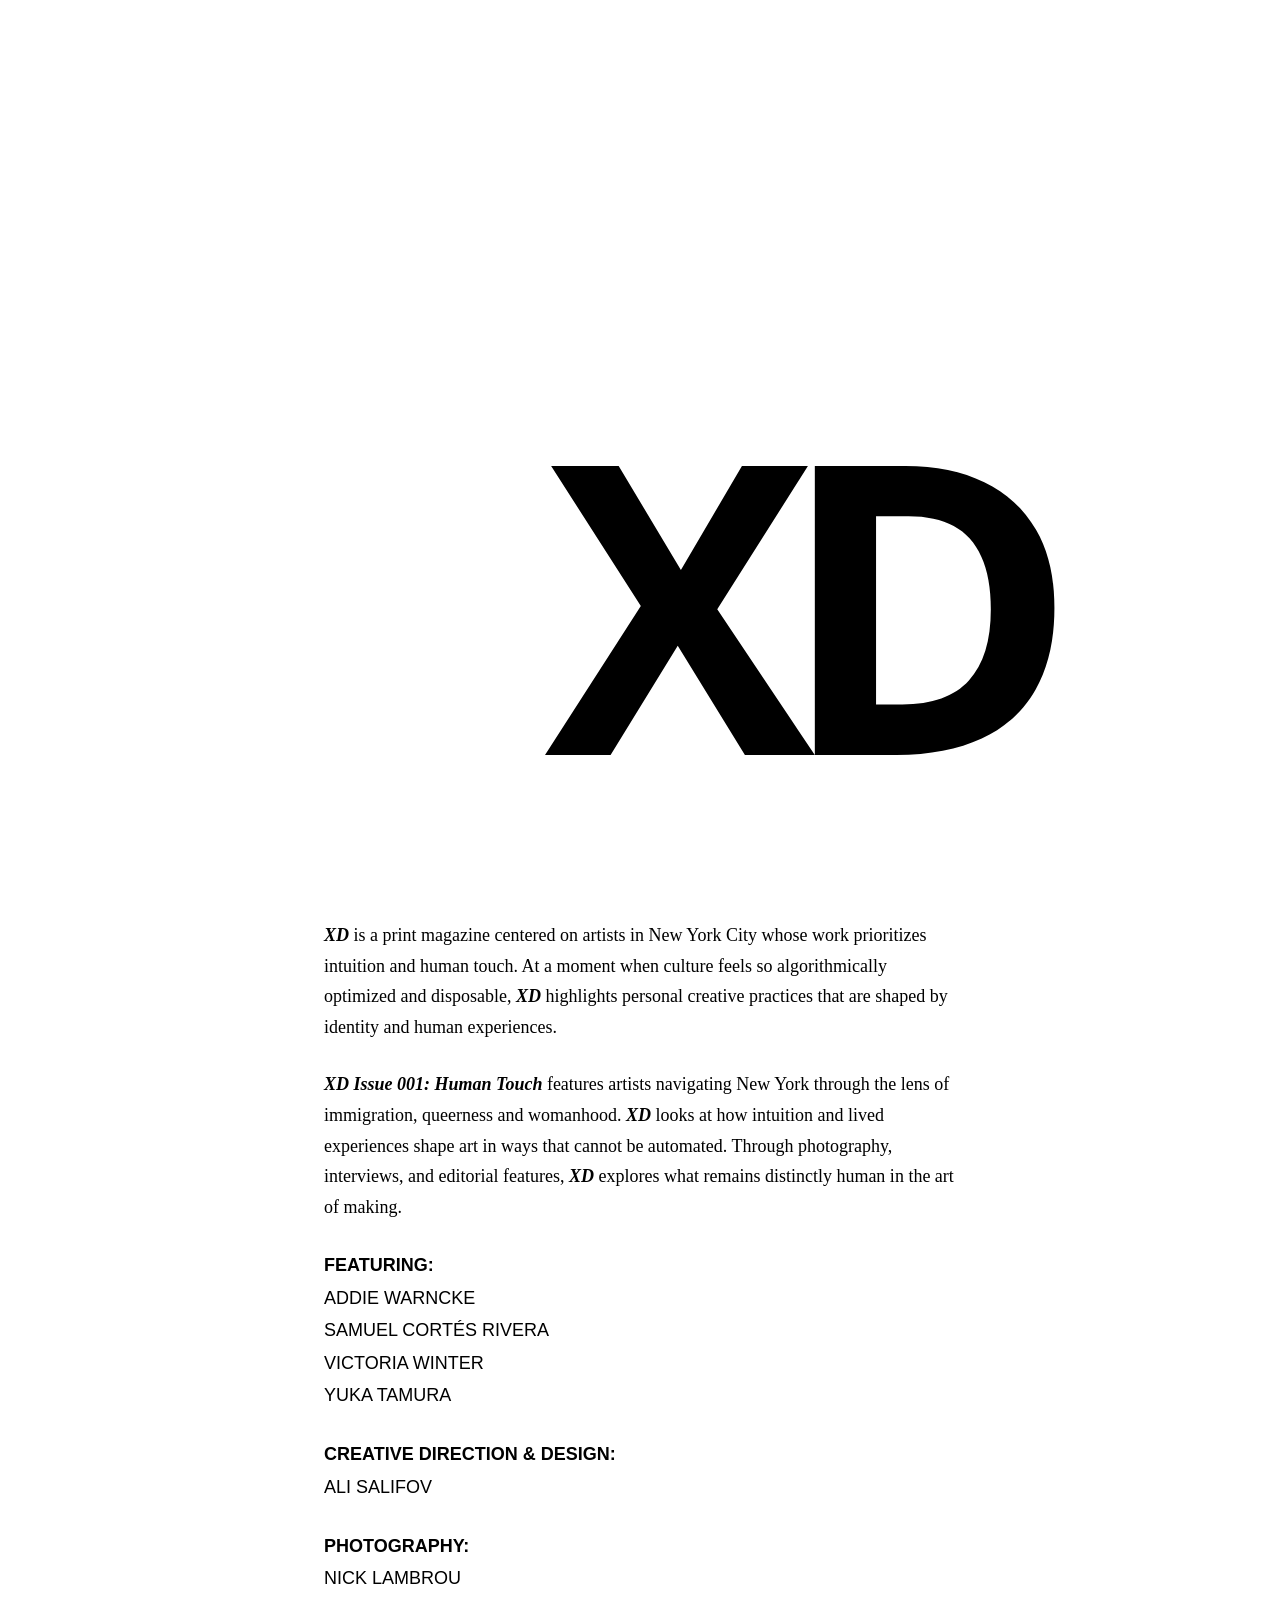
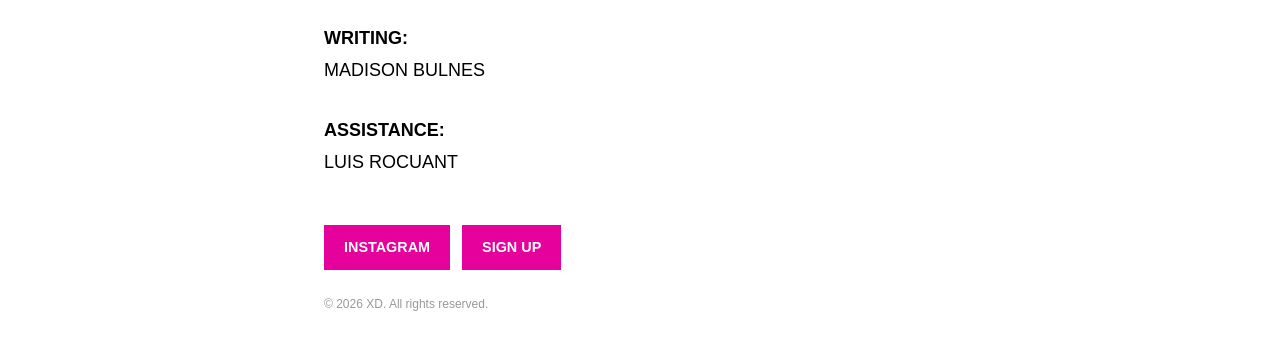
<file: index.html>
<!DOCTYPE html>
<html lang="en">
  <head>
    <meta charset="UTF-8" />
    <meta name="viewport" content="width=device-width, initial-scale=1.0" />
    <title>XD Magazine by Ali Salifov</title>
    <meta
      name="description"
      content="XD Magazine is an independent New York print magazine by Ali Salifov featuring contemporary artists, photography, and editorial stories centered on human touch and identity."
    />
    <meta name="author" content="Ali Salifov" />
    <meta name="robots" content="index, follow, max-image-preview:large" />
    <link rel="canonical" href="https://xdmag.com/" />

    <meta property="og:type" content="website" />
    <meta property="og:site_name" content="XD Magazine" />
    <meta property="og:title" content="XD Magazine by Ali Salifov" />
    <meta
      property="og:description"
      content="Independent New York print magazine by Ali Salifov focused on artists, photography, and human-centered creative practice."
    />
    <meta property="og:url" content="https://xdmag.com/" />
    <meta property="og:image" content="https://xdmag.com/assets/XD.svg" />

    <meta name="twitter:card" content="summary_large_image" />
    <meta name="twitter:title" content="XD Mag by Ali Salifov" />
    <meta
      name="twitter:description"
      content="Independent New York print magazine by Ali Salifov focused on artists, photography, and human-centered creative practice."
    />
    <meta name="twitter:image" content="https://xdmag.com/assets/XD.svg" />

    <script type="application/ld+json">
      {
        "@context": "https://schema.org",
        "@graph": [
          {
            "@type": "WebSite",
            "name": "XD Mag",
            "url": "https://xdmag.com/",
            "publisher": {
              "@id": "https://xdmag.com/#organization"
            }
          },
          {
            "@type": "Organization",
            "@id": "https://xdmag.com/#organization",
            "name": "XD Mag",
            "url": "https://xdmag.com/",
            "founder": {
              "@id": "https://xdmag.com/#person"
            },
            "sameAs": ["https://instagram.com/xdmagnyc"]
          },
          {
            "@type": "Person",
            "@id": "https://xdmag.com/#person",
            "name": "Ali Salifov",
            "jobTitle": "Creative Director and Designer",
            "worksFor": {
              "@id": "https://xdmag.com/#organization"
            }
          }
        ]
      }
    </script>
    <link rel="stylesheet" href="styles.css" />
    <script src="bounce.js" defer></script>
  </head>
  <body>
    <header class="page" aria-label="XD Mag header">
      <h1 class="sr-only">XD Mag by Ali Salifov</h1>
      <img
        class="xd"
        src="assets/XD.svg"
        width="162"
        height="92"
        alt="XD Mag logo"
        decoding="async"
      />
    </header>

    <main class="about" id="content">
      <article>
        <p><strong><em>XD</em></strong> is a print magazine centered on artists in New York City whose work prioritizes intuition and human touch. At a moment when culture feels so algorithmically optimized and disposable, <strong><em>XD</em></strong> highlights personal creative practices that are shaped by identity and human experiences.</p>

        <p><strong><em>XD Issue 001: Human Touch</em></strong> features artists navigating New York through the lens of immigration, queerness and womanhood. <strong><em>XD</em></strong> looks at how intuition and lived experiences shape art in ways that cannot be automated. Through photography, interviews, and editorial features, <strong><em>XD</em></strong> explores what remains distinctly human in the art of making.</p>

        <section class="credits" aria-labelledby="credits-title">
          <h2 id="credits-title" class="sr-only">Contributors</h2>
          <p>
            <strong>Featuring:</strong><br />
            Addie Warncke<br />
            Samuel Cortés Rivera<br />
            Victoria Winter<br />
            Yuka Tamura
          </p>
          <p>
            <strong>Creative Direction &amp; Design:</strong><br />
            Ali Salifov
          </p>
          <p>
            <strong>Photography:</strong><br />
            Nick Lambrou
          </p>
          <p>
            <strong>Writing:</strong><br />
            Madison Bulnes
          </p>
          <p>
            <strong>Assistance:</strong><br />
            Luis Rocuant
          </p>
        </section>
      </article>

      <nav class="footer" aria-label="Primary links">
        <a class="btn" href="https://instagram.com/xdmagnyc" target="_blank" rel="noopener noreferrer">Instagram</a>
        <a class="btn" href="signup/">Sign Up</a>
      </nav>

      <footer>
        <p class="copyright">&copy; 2026 XD. All rights reserved.</p>
      </footer>
    </main>
  </body>
</html>
</file>
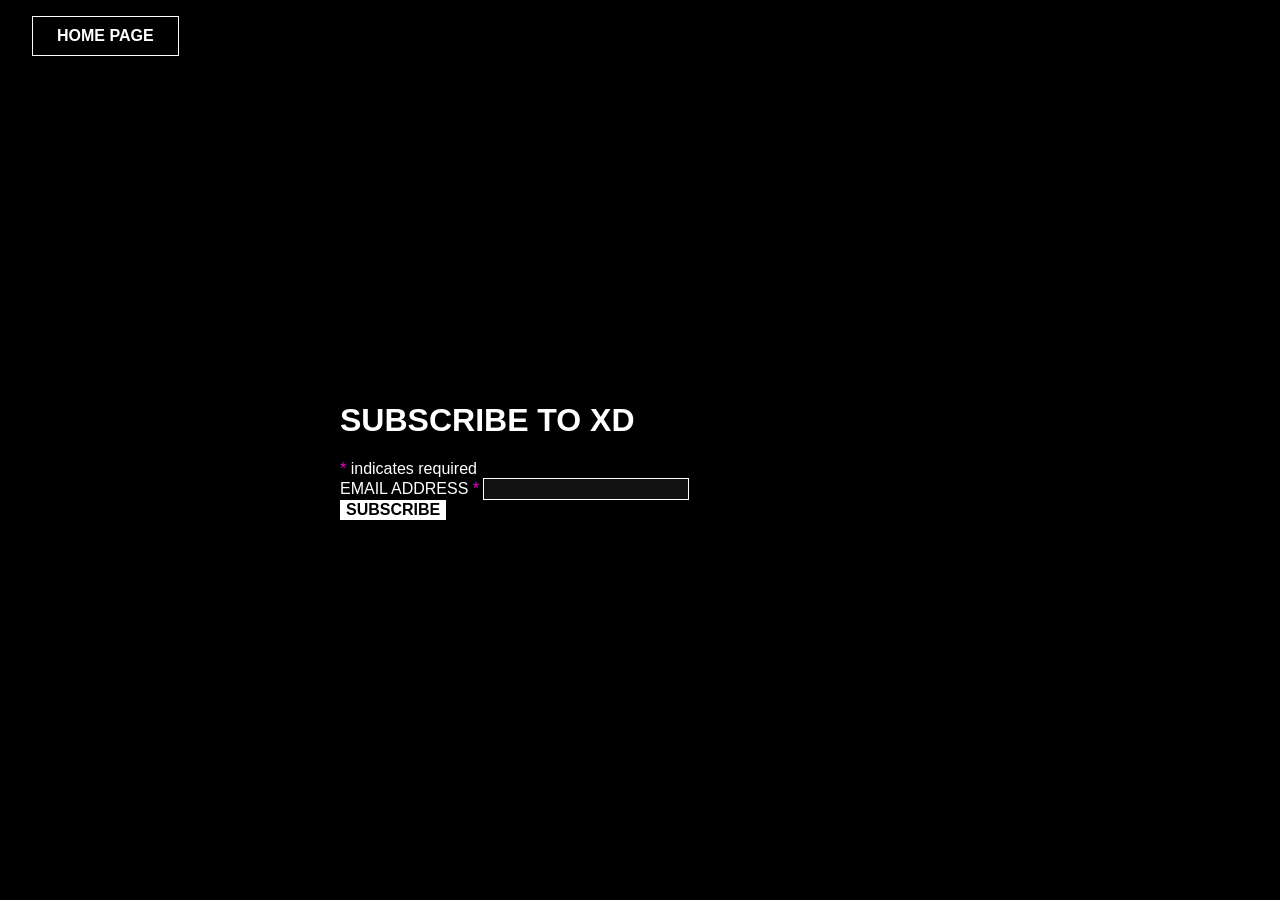
<file: signup/index.html>
<!DOCTYPE html>
<html lang="en">
  <head>
    <meta charset="UTF-8" />
    <meta name="viewport" content="width=device-width, initial-scale=1.0" />
    <title>Sign Up – XD</title>
    <meta
      name="description"
      content="Subscribe to XD Mag, the independent New York print magazine by Ali Salifov."
    />
    <meta name="robots" content="noindex, follow" />
    <link rel="canonical" href="https://xdmag.com/signup/" />
    <link href="//cdn-images.mailchimp.com/embedcode/classic-061523.css" rel="stylesheet" type="text/css">
    <link rel="stylesheet" href="styles.css">
  </head>
  <body>
    <main id="mc_embed_shell" aria-labelledby="signup-title">
      <div id="mc_embed_signup">
        <form action="https://xdmag.us5.list-manage.com/subscribe/post?u=563d0edf7ad081582cc41c2c1&amp;id=2045e03e00&amp;f_id=008ef6e0f0" method="post" id="mc-embedded-subscribe-form" name="mc-embedded-subscribe-form" class="validate" target="_blank">
          <div id="mc_embed_signup_scroll">
            <h1 id="signup-title">Subscribe to XD</h1>
            <div class="indicates-required"><span class="asterisk">*</span> indicates required</div>
            <div class="mc-field-group">
              <label for="mce-EMAIL">Email Address <span class="asterisk">*</span></label>
              <input type="email" name="EMAIL" class="required email" id="mce-EMAIL" required="" value="">
            </div>
            <div id="mce-responses" class="clear">
              <div class="response" id="mce-error-response" style="display: none;"></div>
              <div class="response" id="mce-success-response" style="display: none;"></div>
            </div>
            <div aria-hidden="true" style="position: absolute; left: -5000px;">
              <input type="text" name="b_563d0edf7ad081582cc41c2c1_2045e03e00" tabindex="-1" value="">
            </div>
            <div class="clear">
              <input type="submit" name="subscribe" id="mc-embedded-subscribe" class="button" value="Subscribe">
            </div>
          </div>
        </form>
      </div>

      <div id="thank-you-message">
        Thank you for signing up.
      </div>

    </main>

    <nav id="home-link-wrap" aria-label="Back to main site">
      <a href="/" id="home-link">Home Page</a>
    </nav>

    <script type="text/javascript" src="//s3.amazonaws.com/downloads.mailchimp.com/js/mc-validate.js"></script>
    <script src="signup.js" defer></script>
  </body>
</html>
</file>
<file: styles.css>
* {
  box-sizing: border-box;
}

html,
body {
  margin: 0;
  padding: 0;
}

body {
  min-height: 100vh;
  min-height: 100dvh;
  background: #fff;
}

.page {
  margin: 0;
  padding: 0;
  width: 100%;
  min-height: 100vh;
  min-height: 100svh;
}

.xd {
  display: block;
  position: fixed;
  left: 0;
  top: 0;
  width: 40vw;
  max-width: 100%;
  max-height: 40vh;
  max-height: 40dvh;
  height: auto;
  visibility: hidden;
}

.xd.xd--ready {
  visibility: visible;
}

.about {
  position: relative;
  background: #fff;
  color: #000;
  font-family: "Times New Roman", Times, serif;
  font-size: 1.125rem;
  line-height: 1.7;
  max-width: 680px;
  margin: 0 auto;
  padding: 20px 24px 32px;
}

.about p {
  margin: 0 0 1.5em;
}

.about h2 {
  margin: 0 0 0.6em;
  font-size: 1.3rem;
  line-height: 1.3;
}

.about p:last-child {
  margin-bottom: 0;
}

.sr-only {
  position: absolute;
  width: 1px;
  height: 1px;
  padding: 0;
  margin: -1px;
  overflow: hidden;
  clip: rect(0, 0, 0, 0);
  white-space: nowrap;
  border: 0;
}

.credits {
  font-family: "Helvetica Neue", Helvetica, Arial, sans-serif;
  font-size: 1.125rem;
  line-height: 1.8;
  text-transform: uppercase;
  margin-bottom: 1.5em;
}

.credits strong {
  font-weight: 700;
}

.copyright {
  font-family: "Helvetica Neue", Helvetica, Arial, sans-serif;
  font-size: 0.75rem;
  color: #999;
  margin: 0;
}

.footer {
  display: flex;
  gap: 12px;
  padding: 20px 0 0;
  margin-bottom: 24px;
}

.btn {
  display: inline-block;
  background: #e6009c;
  color: #fff;
  font-family: "Helvetica Neue", Helvetica, Arial, sans-serif;
  font-weight: 700;
  font-size: 0.9rem;
  text-transform: uppercase;
  text-decoration: none;
  padding: 10px 20px;
  border-radius: 0;
}

.btn:hover {
  background: #000;
}

@media (max-width: 600px) {
  .about {
    margin: 0 16px;
    padding-left: 16px;
    padding-right: 16px;
  }
}
</file>
<file: signup/styles.css>
* {
  box-sizing: border-box;
}

html, body {
  margin: 0;
  padding: 0;
}

body {
  min-height: 100vh;
  min-height: 100dvh;
  background: #000;
  color: #fff;
  font-family: 'Helvetica Neue', Helvetica, Arial, sans-serif;
  display: flex;
  align-items: center;
  justify-content: center;
  padding: 0 20px;
}

#mc_embed_shell {
  width: 100%;
  max-width: 600px;
  overflow-x: hidden;
}

#mc_embed_signup {
  background: #000;
  clear: left;
  font: 16px 'Helvetica Neue', Helvetica, Arial, sans-serif;
  width: 100%;
  text-transform: uppercase;
}

#mc_embed_signup h2,
#mc_embed_signup label,
#mc_embed_signup .indicates-required {
  color: #fff;
  font-family: 'Helvetica Neue', Helvetica, Arial, sans-serif;
}

#mc_embed_signup .asterisk {
  color: #E600CC;
}

#mc_embed_signup input[type="email"] {
  background: #111;
  color: #fff;
  border: 1px solid #fff !important;
  border-radius: 0;
  font-family: 'Helvetica Neue', Helvetica, Arial, sans-serif;
  font-size: 16px;
}

#mc_embed_signup input[type="email"]:focus {
  outline: none;
  border-color: #fff;
  box-shadow: 0 0 0 1px #fff;
}

#mc_embed_signup input[type="email"]::placeholder {
  color: #888;
}

#mc_embed_signup .mce_inline_error {
  color: #E600CC !important;
  background: #000 !important;
  border: none !important;
  font-family: 'Helvetica Neue', Helvetica, Arial, sans-serif;
  text-transform: none;
}

#mc_embed_signup .indicates-required {
  text-transform: none;
}

#mc_embed_signup input#mc-embedded-subscribe.button {
  background-color: #fff !important;
  color: #000 !important;
  border: none;
  border-radius: 0;
  font-family: 'Helvetica Neue', Helvetica, Arial, sans-serif;
  font-size: 16px;
  font-weight: bold;
  text-transform: uppercase;
  cursor: pointer;
}

#mc_embed_signup input#mc-embedded-subscribe.button:hover {
  background-color: #e0e0e0 !important;
}

#thank-you-message {
  display: none;
  text-align: center;
  font: 20px 'Helvetica Neue', Helvetica, Arial, sans-serif;
  color: #fff;
  padding: 40px;
  text-transform: uppercase;
}

#home-link-wrap {
  position: fixed;
  top: 16px;
  left: 16px;
}

#home-link {
  display: inline-block;
  background: transparent;
  color: #fff;
  border: 1px solid #fff;
  font-family: 'Helvetica Neue', Helvetica, Arial, sans-serif;
  font-size: 16px;
  font-weight: bold;
  text-transform: uppercase;
  text-decoration: none;
  padding: 10px 24px;
  cursor: pointer;
  margin-left: 16px;
}

#home-link:hover {
  background: #fff;
  color: #000;
}
</file>
